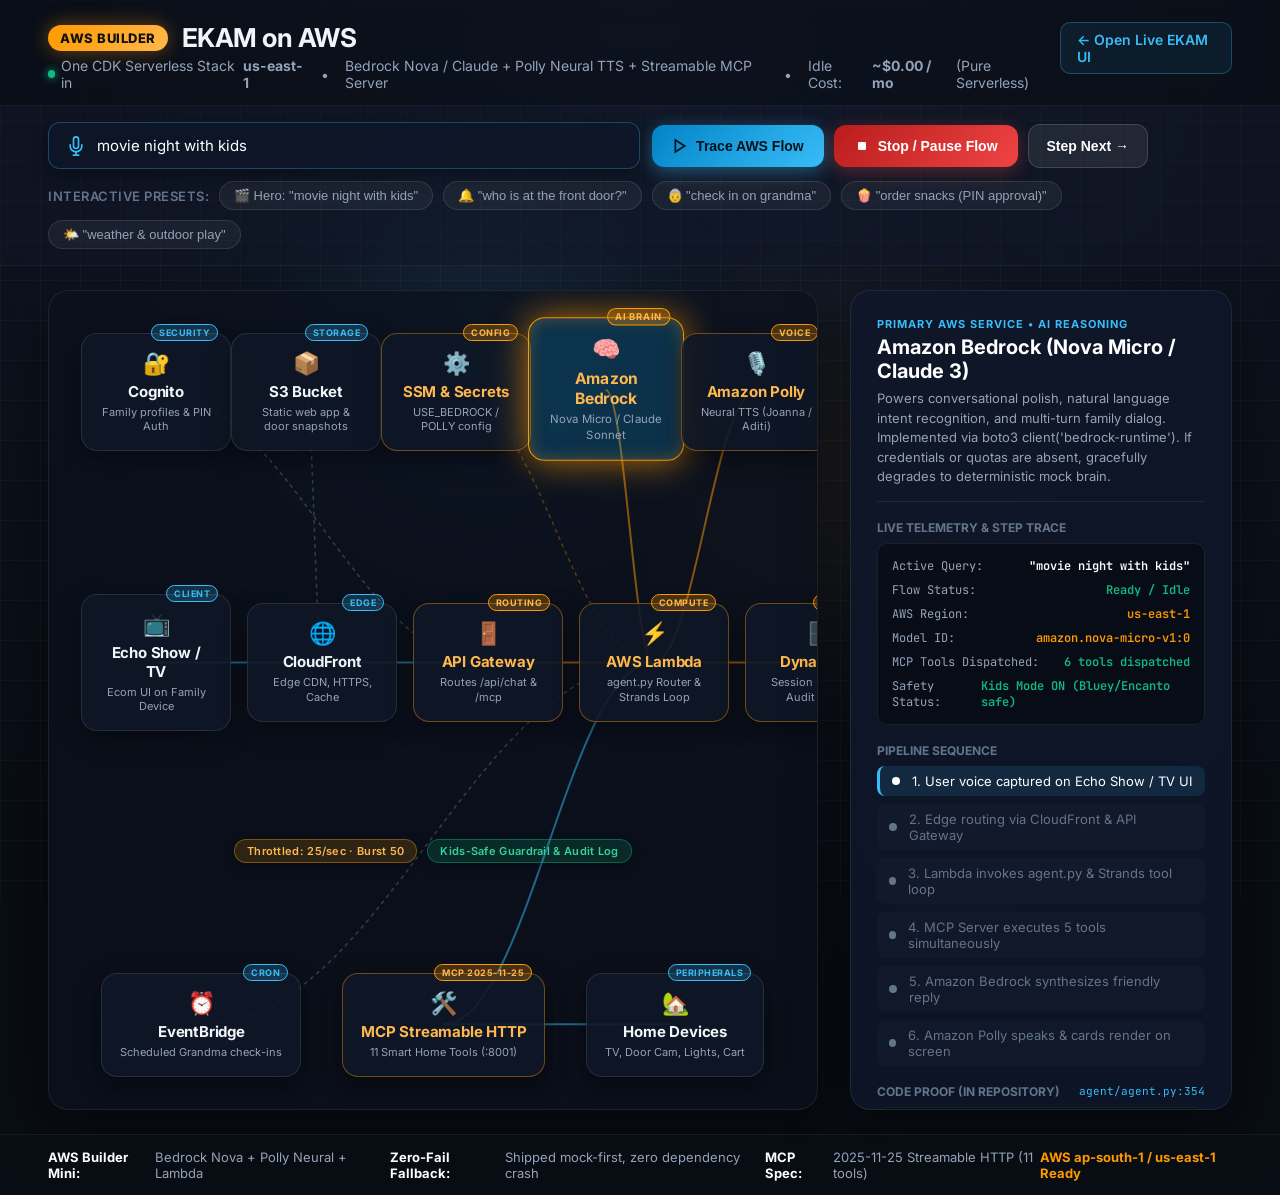
<file: app/aws-flow.html>
<!DOCTYPE html>
<html lang="en">
<head>
  <meta charset="UTF-8">
  <meta name="viewport" content="width=device-width, initial-scale=1.0">
  <title>EKAM — AWS Architecture & Live Flow</title>
  <link rel="preconnect" href="https://fonts.googleapis.com">
  <link rel="preconnect" href="https://fonts.gstatic.com" crossorigin>
  <link href="https://fonts.googleapis.com/css2?family=Inter:wght@400;500;600;700;800&family=JetBrains+Mono:wght@400;500;600&display=swap" rel="stylesheet">
  <style>
    :root {
      --bg: #090d14;
      --bg-gradient: radial-gradient(circle at 50% 0%, #131c2e 0%, #090d14 75%);
      --panel: rgba(16, 23, 38, 0.75);
      --panel-border: rgba(255, 255, 255, 0.08);
      --panel-glow: rgba(56, 189, 248, 0.15);
      --ink: #f1f5f9;
      --ink-dim: #94a3b8;
      --ink-muted: #64748b;
      --accent: #38bdf8;
      --accent-glow: #0284c7;
      --aws-orange: #ff9900;
      --aws-orange-dim: rgba(255, 153, 0, 0.15);
      --green: #10b981;
      --green-glow: rgba(16, 185, 129, 0.2);
      --red: #ef4444;
      --purple: #a855f7;
      --radius: 16px;
      --radius-sm: 10px;
      --font-mono: 'JetBrains Mono', monospace;
    }

    * { box-sizing: border-box; margin: 0; padding: 0; }

    body {
      background: var(--bg);
      background-image: var(--bg-gradient);
      color: var(--ink);
      font-family: 'Inter', -apple-system, BlinkMacSystemFont, sans-serif;
      min-height: 100vh;
      overflow-x: hidden;
      display: flex;
      flex-direction: column;
      position: relative;
    }

    .grid-bg {
      position: fixed;
      inset: 0;
      background-size: 40px 40px;
      background-image: 
        linear-gradient(to right, rgba(255, 255, 255, 0.03) 1px, transparent 1px),
        linear-gradient(to bottom, rgba(255, 255, 255, 0.03) 1px, transparent 1px);
      pointer-events: none;
      z-index: 0;
    }

    .glow-spot-1 {
      position: fixed;
      top: 15%;
      left: 20%;
      width: 450px;
      height: 450px;
      background: radial-gradient(circle, rgba(56, 189, 248, 0.12), transparent 70%);
      filter: blur(50px);
      pointer-events: none;
      z-index: 0;
    }
    .glow-spot-2 {
      position: fixed;
      bottom: 20%;
      right: 15%;
      width: 500px;
      height: 500px;
      background: radial-gradient(circle, rgba(255, 153, 0, 0.08), transparent 70%);
      filter: blur(60px);
      pointer-events: none;
      z-index: 0;
    }

    header {
      position: relative;
      z-index: 10;
      padding: 22px 48px 14px;
      display: flex;
      justify-content: space-between;
      align-items: flex-start;
      border-bottom: 1px solid rgba(255, 255, 255, 0.06);
      backdrop-filter: blur(12px);
      background: rgba(9, 13, 20, 0.6);
    }

    .brand-title {
      display: flex;
      align-items: center;
      gap: 14px;
    }

    .badge-aws {
      background: linear-gradient(135deg, #ff9900, #ffb84d);
      color: #111;
      font-weight: 800;
      font-size: 13px;
      padding: 5px 12px;
      border-radius: 20px;
      letter-spacing: 0.5px;
      box-shadow: 0 0 20px rgba(255, 153, 0, 0.4);
    }

    h1 {
      font-size: 26px;
      font-weight: 700;
      letter-spacing: -0.5px;
    }

    .sub-bar {
      font-size: 14px;
      color: var(--ink-dim);
      margin-top: 4px;
      display: flex;
      gap: 16px;
      align-items: center;
    }

    .sub-bar span {
      display: inline-flex;
      align-items: center;
      gap: 6px;
    }

    .status-dot {
      width: 8px;
      height: 8px;
      border-radius: 50%;
      background: var(--green);
      box-shadow: 0 0 8px var(--green);
      animation: pulse 2s infinite;
    }

    @keyframes pulse {
      0%, 100% { opacity: 1; transform: scale(1); }
      50% { opacity: 0.5; transform: scale(0.9); }
    }

    /* Interactive Search & Command Bar */
    .interactive-ctrl {
      position: relative;
      z-index: 10;
      padding: 16px 48px;
      display: flex;
      flex-direction: column;
      gap: 12px;
      background: rgba(16, 23, 38, 0.5);
      border-bottom: 1px solid rgba(255, 255, 255, 0.05);
    }

    .input-row {
      display: flex;
      gap: 12px;
      align-items: center;
      max-width: 1100px;
    }

    .voice-input-wrapper {
      position: relative;
      flex: 1;
      display: flex;
      align-items: center;
    }

    .voice-input-wrapper svg {
      position: absolute;
      left: 18px;
      color: var(--accent);
      pointer-events: none;
    }

    .flow-input {
      width: 100%;
      background: rgba(15, 23, 42, 0.85);
      border: 1px solid rgba(56, 189, 248, 0.3);
      border-radius: 12px;
      padding: 13px 20px 13px 48px;
      font-size: 15px;
      color: #fff;
      font-family: inherit;
      outline: none;
      transition: all 0.25s ease;
      box-shadow: 0 4px 20px rgba(0, 0, 0, 0.4);
    }

    .flow-input:focus {
      border-color: var(--accent);
      box-shadow: 0 0 25px rgba(56, 189, 248, 0.35);
      background: rgba(15, 23, 42, 0.95);
    }

    .controls-btn-group {
      display: flex;
      align-items: center;
      gap: 10px;
    }

    .btn-fire {
      background: linear-gradient(135deg, #0284c7, #38bdf8);
      border: none;
      color: #04121d;
      font-weight: 700;
      font-size: 14px;
      padding: 13px 20px;
      border-radius: 12px;
      cursor: pointer;
      display: flex;
      align-items: center;
      gap: 8px;
      transition: all 0.2s ease;
      box-shadow: 0 4px 18px rgba(56, 189, 248, 0.4);
      white-space: nowrap;
    }

    .btn-fire:hover {
      transform: translateY(-2px);
      box-shadow: 0 6px 24px rgba(56, 189, 248, 0.6);
    }

    .btn-stop {
      background: linear-gradient(135deg, #b91c1c, #ef4444);
      border: none;
      color: #fff;
      font-weight: 700;
      font-size: 14px;
      padding: 13px 20px;
      border-radius: 12px;
      cursor: pointer;
      display: flex;
      align-items: center;
      gap: 8px;
      transition: all 0.2s ease;
      box-shadow: 0 4px 18px rgba(239, 68, 68, 0.35);
      white-space: nowrap;
    }

    .btn-stop:hover {
      transform: translateY(-2px);
      box-shadow: 0 6px 24px rgba(239, 68, 68, 0.55);
    }

    .btn-step {
      background: rgba(255, 255, 255, 0.08);
      border: 1px solid rgba(255, 255, 255, 0.15);
      color: #fff;
      font-weight: 600;
      font-size: 14px;
      padding: 13px 18px;
      border-radius: 12px;
      cursor: pointer;
      display: flex;
      align-items: center;
      gap: 6px;
      transition: all 0.2s;
      white-space: nowrap;
    }

    .btn-step:hover {
      background: rgba(255, 255, 255, 0.16);
      border-color: rgba(255, 255, 255, 0.3);
      transform: translateY(-1px);
    }

    .presets-row {
      display: flex;
      align-items: center;
      gap: 10px;
      flex-wrap: wrap;
    }

    .presets-label {
      font-size: 13px;
      color: var(--ink-muted);
      font-weight: 600;
      text-transform: uppercase;
      letter-spacing: 0.5px;
    }

    .chip-btn {
      background: rgba(255, 255, 255, 0.05);
      border: 1px solid rgba(255, 255, 255, 0.1);
      border-radius: 20px;
      padding: 6px 14px;
      color: var(--ink-dim);
      font-size: 13px;
      cursor: pointer;
      transition: all 0.2s;
    }

    .chip-btn:hover {
      background: rgba(56, 189, 248, 0.15);
      border-color: rgba(56, 189, 248, 0.4);
      color: var(--ink);
      transform: translateY(-1px);
    }

    /* Main Stage Layout */
    .stage {
      position: relative;
      z-index: 1;
      flex: 1;
      display: flex;
      padding: 24px 48px;
      gap: 32px;
      max-width: 1750px;
      margin: 0 auto;
      width: 100%;
    }

    /* Flowchart canvas container */
    .flowchart-container {
      flex: 3;
      position: relative;
      background: rgba(11, 17, 28, 0.75);
      border: 1px solid var(--panel-border);
      border-radius: 20px;
      padding: 32px;
      backdrop-filter: blur(16px);
      box-shadow: 0 20px 60px rgba(0, 0, 0, 0.5);
      display: flex;
      flex-direction: column;
      justify-content: space-between;
      min-height: 640px;
      overflow: hidden;
    }

    #connector-canvas {
      position: absolute;
      top: 0;
      left: 0;
      width: 100%;
      height: 100%;
      pointer-events: none;
      z-index: 1;
    }

    .node-row {
      display: flex;
      justify-content: space-around;
      align-items: center;
      position: relative;
      z-index: 2;
      width: 100%;
    }

    .node-row.top { margin-bottom: 25px; }
    .node-row.middle { margin: 35px 0; justify-content: space-between; gap: 16px; }
    .node-row.bottom { margin-top: 25px; }

    .node {
      background: rgba(16, 24, 39, 0.90);
      border: 1.5px solid rgba(255, 255, 255, 0.1);
      border-radius: var(--radius);
      padding: 16px 18px;
      min-width: 150px;
      max-width: 210px;
      text-align: center;
      cursor: pointer;
      transition: all 0.3s cubic-bezier(0.16, 1, 0.3, 1);
      position: relative;
      box-shadow: 0 8px 24px rgba(0, 0, 0, 0.4);
    }

    .node:hover {
      transform: translateY(-4px) scale(1.02);
      border-color: var(--accent);
      box-shadow: 0 12px 30px rgba(56, 189, 248, 0.25);
    }

    .node.active {
      border-color: #38bdf8;
      background: rgba(14, 165, 233, 0.22);
      box-shadow: 0 0 35px rgba(56, 189, 248, 0.7), inset 0 0 15px rgba(56, 189, 248, 0.3);
      transform: translateY(-3px) scale(1.04);
    }

    .node.aws-primary {
      border-color: rgba(255, 153, 0, 0.4);
    }
    .node.aws-primary:hover, .node.aws-primary.active {
      border-color: #ff9900;
      box-shadow: 0 0 35px rgba(255, 153, 0, 0.7), inset 0 0 15px rgba(255, 153, 0, 0.3);
    }

    .node-icon {
      font-size: 22px;
      margin-bottom: 6px;
      display: inline-block;
    }

    .node-title {
      font-size: 15px;
      font-weight: 700;
      color: var(--ink);
      letter-spacing: -0.2px;
    }

    .node.aws-primary .node-title {
      color: #ffb84d;
    }

    .node-desc {
      font-size: 11px;
      color: var(--ink-dim);
      margin-top: 4px;
      line-height: 1.35;
    }

    .node-badge {
      position: absolute;
      top: -10px;
      right: 12px;
      background: rgba(56, 189, 248, 0.2);
      border: 1px solid var(--accent);
      color: var(--accent);
      font-size: 9px;
      font-weight: 700;
      padding: 2px 7px;
      border-radius: 10px;
      text-transform: uppercase;
      letter-spacing: 0.5px;
    }

    .node.aws-primary .node-badge {
      background: rgba(255, 153, 0, 0.25);
      border-color: #ff9900;
      color: #ffb84d;
    }

    .callout-row {
      display: flex;
      justify-content: center;
      align-items: center;
      gap: 10px;
      flex-wrap: wrap;
      position: relative;
      z-index: 3;
      margin: 0 0 12px;
    }

    .flow-callout {
      padding: 4px 12px;
      border-radius: 20px;
      font-size: 11px;
      font-weight: 600;
      letter-spacing: 0.3px;
      white-space: nowrap;
      pointer-events: none;
      box-shadow: 0 4px 12px rgba(0, 0, 0, 0.3);
    }

    .callout-throttled {
      background: rgba(255, 153, 0, 0.15);
      border: 1px solid rgba(255, 153, 0, 0.4);
      color: #ffb84d;
    }

    .callout-security {
      background: rgba(16, 185, 129, 0.15);
      border: 1px solid rgba(16, 185, 129, 0.4);
      color: #34d399;
    }

    /* Right: Details / Telemetry Inspector */
    .inspector-panel {
      flex: 1.4;
      background: rgba(15, 23, 42, 0.85);
      border: 1px solid var(--panel-border);
      border-radius: 20px;
      padding: 26px;
      backdrop-filter: blur(20px);
      display: flex;
      flex-direction: column;
      gap: 18px;
      box-shadow: 0 20px 60px rgba(0, 0, 0, 0.5);
      max-height: 820px;
      overflow-y: auto;
    }

    .inspector-header {
      border-bottom: 1px solid rgba(255, 255, 255, 0.08);
      padding-bottom: 14px;
    }

    .inspector-tag {
      font-size: 11px;
      font-weight: 700;
      text-transform: uppercase;
      letter-spacing: 1px;
      color: var(--accent);
      margin-bottom: 4px;
      display: block;
    }

    .inspector-title {
      font-size: 20px;
      font-weight: 700;
      color: #fff;
    }

    .inspector-summary {
      font-size: 13px;
      color: var(--ink-dim);
      margin-top: 6px;
      line-height: 1.5;
    }

    .log-card {
      background: rgba(0, 0, 0, 0.4);
      border: 1px solid rgba(255, 255, 255, 0.08);
      border-radius: var(--radius-sm);
      padding: 14px;
      font-family: var(--font-mono);
      font-size: 12px;
      display: flex;
      flex-direction: column;
      gap: 8px;
    }

    .log-row {
      display: flex;
      justify-content: space-between;
      color: var(--ink-dim);
    }

    .log-val {
      color: #fff;
      font-weight: 600;
    }
    .log-val.success { color: var(--green); }
    .log-val.aws { color: var(--aws-orange); }
    .log-val.status-paused { color: var(--red); font-weight: 700; }

    .code-preview {
      background: #06090e;
      border: 1px solid rgba(255, 255, 255, 0.1);
      border-radius: var(--radius-sm);
      padding: 14px;
      font-family: var(--font-mono);
      font-size: 12px;
      color: #94a3b8;
      overflow-x: auto;
      line-height: 1.5;
    }

    .code-preview .keyword { color: #f43f5e; }
    .code-preview .string { color: #34d399; }
    .code-preview .function { color: #38bdf8; }
    .code-preview .comment { color: #64748b; font-style: italic; }

    .step-tracker {
      display: flex;
      flex-direction: column;
      gap: 8px;
    }

    .tracker-item {
      display: flex;
      align-items: center;
      gap: 12px;
      font-size: 13px;
      color: var(--ink-muted);
      padding: 7px 12px;
      border-radius: 8px;
      background: rgba(255, 255, 255, 0.02);
      transition: all 0.25s;
    }

    .tracker-item.active {
      color: #fff;
      background: rgba(56, 189, 248, 0.12);
      border-left: 3px solid var(--accent);
    }

    .tracker-item.done {
      color: var(--green);
    }

    .tracker-dot {
      width: 8px;
      height: 8px;
      border-radius: 50%;
      background: currentColor;
    }

    footer {
      position: relative;
      z-index: 10;
      padding: 14px 48px;
      background: rgba(9, 13, 20, 0.85);
      border-top: 1px solid rgba(255, 255, 255, 0.06);
      display: flex;
      justify-content: space-between;
      align-items: center;
      font-size: 13px;
      color: var(--ink-dim);
    }

    .metric-group {
      display: flex;
      gap: 24px;
    }

    .metric {
      display: flex;
      align-items: center;
      gap: 8px;
    }

    .metric strong { color: #fff; }
  </style>
</head>
<body>
  <div class="grid-bg"></div>
  <div class="glow-spot-1"></div>
  <div class="glow-spot-2"></div>

  <!-- Top Navigation Header -->
  <header>
    <div>
      <div class="brand-title">
        <span class="badge-aws">AWS BUILDER</span>
        <h1>EKAM on AWS</h1>
      </div>
      <div class="sub-bar">
        <span><span class="status-dot"></span> One CDK Serverless Stack in <strong>us-east-1</strong></span>
        <span>•</span>
        <span>Bedrock Nova / Claude + Polly Neural TTS + Streamable MCP Server</span>
        <span>•</span>
        <span>Idle Cost: <strong>~$0.00 / mo</strong> (Pure Serverless)</span>
      </div>
    </div>
    <div>
      <a href="/" style="color:var(--accent); text-decoration:none; font-weight:600; font-size:14px; display:flex; align-items:center; gap:6px; padding:8px 16px; border:1px solid rgba(56,189,248,0.3); border-radius:10px; background:rgba(56,189,248,0.08);">
        ← Open Live EKAM UI
      </a>
    </div>
  </header>

  <!-- Interactive Search & Control Bar -->
  <section class="interactive-ctrl">
    <div class="input-row">
      <div class="voice-input-wrapper">
        <svg width="20" height="20" viewBox="0 0 24 24" fill="none" stroke="currentColor" stroke-width="2"><path d="M12 1a3 3 0 0 0-3 3v8a3 3 0 0 0 6 0V4a3 3 0 0 0-3-3z"/><path d="M19 10v2a7 7 0 0 1-14 0v-2"/><line x1="12" y1="19" x2="12" y2="23"/><line x1="8" y1="23" x2="16" y2="23"/></svg>
        <input type="text" id="userInput" class="flow-input" value="movie night with kids" placeholder="Type a family command or select a preset below...">
      </div>
      <div class="controls-btn-group">
        <button class="btn-fire" id="traceBtn" onclick="runSimulation()">
          <svg width="16" height="16" viewBox="0 0 24 24" fill="none" stroke="currentColor" stroke-width="2.5"><polygon points="5 3 19 12 5 21 5 3"/></svg>
          Trace AWS Flow
        </button>
        <button class="btn-stop" id="stopBtn" onclick="stopSimulation()">
          <svg width="16" height="16" viewBox="0 0 24 24" fill="currentColor"><rect x="6" y="6" width="12" height="12" rx="2"/></svg>
          Stop / Pause Flow
        </button>
        <button class="btn-step" id="stepBtn" onclick="stepForward()">
          Step Next →
        </button>
      </div>
    </div>
    <div class="presets-row">
      <span class="presets-label">Interactive Presets:</span>
      <button class="chip-btn" onclick="selectPreset('movie night with kids')">🎬 Hero: "movie night with kids"</button>
      <button class="chip-btn" onclick="selectPreset('who is at the front door?')">🔔 "who is at the front door?"</button>
      <button class="chip-btn" onclick="selectPreset('check in on grandma')">👵 "check in on grandma"</button>
      <button class="chip-btn" onclick="selectPreset('order popcorn and snacks with PIN')">🍿 "order snacks (PIN approval)"</button>
      <button class="chip-btn" onclick="selectPreset('how is the weather outside?')">🌤️ "weather & outdoor play"</button>
    </div>
  </section>

  <!-- Main Architecture Stage -->
  <main class="stage">
    <!-- Flowchart Canvas Area (No center play button blocking the view) -->
    <div class="flowchart-container" id="flowchartCanvas">
      <svg id="connector-canvas"></svg>

      <!-- TOP ROW: Managed AWS Services & Fallbacks -->
      <div class="node-row top">
        <div class="node" id="node-cognito" onclick="inspectNode('cognito')">
          <div class="node-icon">🔐</div>
          <div class="node-title">Cognito</div>
          <div class="node-desc">Family profiles & PIN Auth</div>
          <span class="node-badge">Security</span>
        </div>

        <div class="node" id="node-s3" onclick="inspectNode('s3')">
          <div class="node-icon">📦</div>
          <div class="node-title">S3 Bucket</div>
          <div class="node-desc">Static web app & door snapshots</div>
          <span class="node-badge">Storage</span>
        </div>

        <div class="node aws-primary" id="node-ssm" onclick="inspectNode('ssm')">
          <div class="node-icon">⚙️</div>
          <div class="node-title">SSM & Secrets</div>
          <div class="node-desc">USE_BEDROCK / POLLY config</div>
          <span class="node-badge">Config</span>
        </div>

        <div class="node aws-primary" id="node-bedrock" onclick="inspectNode('bedrock')">
          <div class="node-icon">🧠</div>
          <div class="node-title">Amazon Bedrock</div>
          <div class="node-desc">Nova Micro / Claude Sonnet</div>
          <span class="node-badge">AI Brain</span>
        </div>

        <div class="node aws-primary" id="node-polly" onclick="inspectNode('polly')">
          <div class="node-icon">🎙️</div>
          <div class="node-title">Amazon Polly</div>
          <div class="node-desc">Neural TTS (Joanna / Aditi)</div>
          <span class="node-badge">Voice</span>
        </div>
      </div>

      <!-- MIDDLE ROW: Core Request Highway (Direct flow from device to DB) -->
      <div class="node-row middle">
        <div class="node" id="node-device" onclick="inspectNode('device')">
          <div class="node-icon">📺</div>
          <div class="node-title">Echo Show / TV</div>
          <div class="node-desc">Ecom UI on Family Device</div>
          <span class="node-badge">Client</span>
        </div>

        <div class="node" id="node-cloudfront" onclick="inspectNode('cloudfront')">
          <div class="node-icon">🌐</div>
          <div class="node-title">CloudFront</div>
          <div class="node-desc">Edge CDN, HTTPS, Cache</div>
          <span class="node-badge">Edge</span>
        </div>

        <div class="node aws-primary" id="node-apigateway" onclick="inspectNode('apigateway')">
          <div class="node-icon">🚪</div>
          <div class="node-title">API Gateway</div>
          <div class="node-desc">Routes /api/chat & /mcp</div>
          <span class="node-badge">Routing</span>
        </div>

        <div class="node aws-primary" id="node-lambda" onclick="inspectNode('lambda')">
          <div class="node-icon">⚡</div>
          <div class="node-title">AWS Lambda</div>
          <div class="node-desc">agent.py Router & Strands Loop</div>
          <span class="node-badge">Compute</span>
        </div>

        <div class="node aws-primary" id="node-dynamodb" onclick="inspectNode('dynamodb')">
          <div class="node-icon">🗄️</div>
          <div class="node-title">DynamoDB</div>
          <div class="node-desc">Session Memory & Audit Ledger</div>
          <span class="node-badge">Database</span>
        </div>
      </div>

      <!-- Request-highway annotations -->
      <div class="callout-row">
        <div class="flow-callout callout-throttled">Throttled: 25/sec · Burst 50</div>
        <div class="flow-callout callout-security">Kids-Safe Guardrail & Audit Log</div>
      </div>

      <!-- BOTTOM ROW: MCP Tools, EventBridge, and External Smart Home -->
      <div class="node-row bottom">
        <div class="node" id="node-eventbridge" onclick="inspectNode('eventbridge')">
          <div class="node-icon">⏰</div>
          <div class="node-title">EventBridge</div>
          <div class="node-desc">Scheduled Grandma check-ins</div>
          <span class="node-badge">Cron</span>
        </div>

        <div class="node aws-primary" id="node-mcp" onclick="inspectNode('mcp')">
          <div class="node-icon">🛠️</div>
          <div class="node-title">MCP Streamable HTTP</div>
          <div class="node-desc">11 Smart Home Tools (:8001)</div>
          <span class="node-badge">MCP 2025-11-25</span>
        </div>

        <div class="node" id="node-devices" onclick="inspectNode('devices')">
          <div class="node-icon">🏡</div>
          <div class="node-title">Home Devices</div>
          <div class="node-desc">TV, Door Cam, Lights, Cart</div>
          <span class="node-badge">Peripherals</span>
        </div>
      </div>
    </div>

    <!-- Right Side: Live Inspector & Code Walkthrough -->
    <aside class="inspector-panel" id="inspectorPanel">
      <div class="inspector-header">
        <span class="inspector-tag" id="inspTag">AWS COMPONENT INSPECTOR</span>
        <h2 class="inspector-title" id="inspTitle">Amazon Bedrock + Agent Brain</h2>
        <p class="inspector-summary" id="inspSummary">
          Click any component, run the flow, or click 'Stop / Pause' at any moment to freeze and explain each component in your video.
        </p>
      </div>

      <!-- Live Packet Telemetry -->
      <div>
        <div style="font-size:12px; font-weight:700; color:var(--ink-muted); text-transform:uppercase; margin-bottom:8px;">Live Telemetry & Step Trace</div>
        <div class="log-card">
          <div class="log-row"><span>Active Query:</span><span class="log-val" id="teleQuery">"movie night with kids"</span></div>
          <div class="log-row"><span>Flow Status:</span><span class="log-val success" id="teleStatus">Ready / Idle</span></div>
          <div class="log-row"><span>AWS Region:</span><span class="log-val aws" id="teleRegion">us-east-1</span></div>
          <div class="log-row"><span>Model ID:</span><span class="log-val aws" id="teleModel">amazon.nova-micro-v1:0</span></div>
          <div class="log-row"><span>MCP Tools Dispatched:</span><span class="log-val success" id="teleTools">6 tools dispatched</span></div>
          <div class="log-row"><span>Safety Status:</span><span class="log-val success" id="teleSafety">Kids Mode ON (Bluey/Encanto safe)</span></div>
        </div>
      </div>

      <!-- Step-by-Step Flow Tracker -->
      <div>
        <div style="font-size:12px; font-weight:700; color:var(--ink-muted); text-transform:uppercase; margin-bottom:8px;">Pipeline Sequence</div>
        <div class="step-tracker" id="stepTracker">
          <div class="tracker-item active" id="track-1"><span class="tracker-dot"></span> 1. User voice captured on Echo Show / TV UI</div>
          <div class="tracker-item" id="track-2"><span class="tracker-dot"></span> 2. Edge routing via CloudFront & API Gateway</div>
          <div class="tracker-item" id="track-3"><span class="tracker-dot"></span> 3. Lambda invokes agent.py & Strands tool loop</div>
          <div class="tracker-item" id="track-4"><span class="tracker-dot"></span> 4. MCP Server executes 5 tools simultaneously</div>
          <div class="tracker-item" id="track-5"><span class="tracker-dot"></span> 5. Amazon Bedrock synthesizes friendly reply</div>
          <div class="tracker-item" id="track-6"><span class="tracker-dot"></span> 6. Amazon Polly speaks & cards render on screen</div>
        </div>
      </div>

      <!-- Code Proof Section -->
      <div>
        <div style="display:flex; justify-content:space-between; align-items:center; margin-bottom:8px;">
          <span style="font-size:12px; font-weight:700; color:var(--ink-muted); text-transform:uppercase;">Code Proof (In Repository)</span>
          <span style="font-size:11px; font-family:var(--font-mono); color:var(--accent);" id="inspFile">agent/agent.py:354</span>
        </div>
        <pre class="code-preview" id="inspCode"><code><span class="keyword">def</span> <span class="function">try_bedrock_reply</span>(user_text, context, lang=<span class="string">"en"</span>):
    <span class="comment"># boto3 bedrock-runtime call</span>
    client = boto3.client(<span class="string">"bedrock-runtime"</span>, region_name=<span class="string">"us-east-1"</span>)
    model = os.getenv(<span class="string">"BEDROCK_MODEL_ID"</span>, <span class="string">"amazon.nova-micro-v1:0"</span>)
    body = json.dumps({
        <span class="string">"messages"</span>: [{<span class="string">"role"</span>: <span class="string">"user"</span>, <span class="string">"content"</span>: [{<span class="string">"text"</span>: prompt}]}]
    })
    resp = client.invoke_model(modelId=model, body=body)
    <span class="keyword">return</span> extract_text(resp)</code></pre>
      </div>
    </aside>
  </main>

  <!-- Bottom Metric & Architecture Summary Bar -->
  <footer>
    <div class="metric-group">
      <div class="metric"><strong>AWS Builder Mini:</strong> Bedrock Nova + Polly Neural + Lambda</div>
      <div class="metric"><strong>Zero-Fail Fallback:</strong> Shipped mock-first, zero dependency crash</div>
      <div class="metric"><strong>MCP Spec:</strong> 2025-11-25 Streamable HTTP (11 tools)</div>
    </div>
    <div>
      <span style="color:var(--aws-orange); font-weight:700;">AWS ap-south-1 / us-east-1 Ready</span>
    </div>
  </footer>

  <script>
    const NODE_DATA = {
      bedrock: {
        tag: "PRIMARY AWS SERVICE • AI REASONING",
        title: "Amazon Bedrock (Nova Micro / Claude 3)",
        summary: "Powers conversational polish, natural language intent recognition, and multi-turn family dialog. Implemented via boto3 client('bedrock-runtime'). If credentials or quotas are absent, gracefully degrades to deterministic mock brain.",
        file: "agent/agent.py:354",
        code: `def try_bedrock_reply(user_text: str, context: str, lang: str = "en") -> str:
    # AWS Builder mini-challenge proof: uses boto3 bedrock-runtime
    if os.getenv("USE_BEDROCK", "0") != "1":
        return ""
    import boto3
    region = os.getenv("AWS_REGION", "us-east-1")
    model = os.getenv("BEDROCK_MODEL_ID", "amazon.nova-micro-v1:0")
    client = boto3.client("bedrock-runtime", region_name=region)
    resp = client.invoke_model(modelId=model, body=body)
    return extract_text(resp)`
      },
      polly: {
        tag: "AWS SPEECH SERVICE • NEURAL TTS",
        title: "Amazon Polly (Neural Text-to-Speech)",
        summary: "Transforms Ecom's text responses into ultra-realistic human speech. POST /api/speak calls boto3.client('polly') with Engine='neural' and VoiceId='Joanna' or 'Aditi' for Indian accents, returning audio_b64. Degrades cleanly to browser Web Speech API.",
        file: "api/main.py:55",
        code: `@app.post("/api/speak")
def speak(body: SpeakIn):
    if os.getenv("USE_POLLY", "0") != "1":
        return {"fallback": True}
    client = boto3.client("polly", region_name="us-east-1")
    resp = client.synthesize_speech(
        Text=body.text[:3000],
        OutputFormat="mp3",
        VoiceId=body.voice or "Joanna",
        Engine="neural"
    )
    return {"audio_b64": base64.b64encode(resp["AudioStream"].read()).decode()}`
      },
      lambda: {
        tag: "AWS SERVERLESS COMPUTE",
        title: "AWS Lambda (FastAPI Agent Core)",
        summary: "Executes the EKAM orchestrator. Runs FastAPI api/main.py + agent/agent.py with zero cold-start bloat. Parses user requests, validates kid-safety rules, manages multi-turn history, and dispatches MCP tool calls.",
        file: "agent/agent.py:480",
        code: `def run_agent(user_text: str, history: List = None, profile: Dict = None) -> Dict:
    # Strands-style agent loop
    # 1. Inspect kids_mode & prompt
    # 2. Dispatch MCP tools (calendar, tv, door, order, grandma)
    # 3. Enrich context with agent/memory.json
    # 4. Polish reply with Bedrock
    return {"reply": reply, "cards": cards, "tools_used": tools}`
      },
      dynamodb: {
        tag: "AWS PERSISTENCE & AUDIT",
        title: "Amazon DynamoDB (Memory & Ledger)",
        summary: "Provides millisecond storage for multi-turn family memory (agent/memory.json) and immutable safety audit trails (data/audit.jsonl). Logs grocery purchase confirmations, door scans, and grandma check-in dates with 30-day TTL.",
        file: "mcp-server/server.py:280",
        code: `def log_audit(action: str, details: dict):
    entry = {
        "timestamp": datetime.utcnow().isoformat(),
        "action": action,
        "details": details,
        "verified_by": "EKAM PIN / Kids-Guard"
    }
    # Read via GET /api/audit`
      },
      mcp: {
        tag: "OPEN PROTOCOL • STREAMABLE HTTP",
        title: "Model Context Protocol Server (:8001)",
        summary: "A pure-Python JSON-RPC 2.0 MCP server adhering to MCP Protocol Version 2025-11-25. Exposes 11 tools: tool_get_calendar, tool_tv_control, tool_door_status, tool_order_groceries, tool_remind_grandma, tool_propose_order, etc.",
        file: "mcp-server/server.py:120",
        code: `TOOLS = [
    {"name": "get_calendar", "description": "Fetch family schedule"},
    {"name": "tv_control", "description": "Set TV app and kids-safe mode"},
    {"name": "door_status", "description": "Check front door camera & packages"},
    {"name": "order_groceries", "description": "Confirm grocery & snack order"},
    {"name": "remind_grandma", "description": "Schedule caretaking call"}
]`
      },
      apigateway: {
        tag: "AWS API MANAGEMENT",
        title: "Amazon API Gateway",
        summary: "Manages ingress throttling (25 req/sec, burst 50), CORS handling, and routing for /api/chat, /api/speak, /api/memory, and /mcp. Protects backend Bedrock calls from runaway loops or denial of service.",
        file: "api/main.py:24",
        code: `app = FastAPI(title="EKAM API")
# Routes /api/chat, /api/speak, /api/health
# Proxies requests to Lambda execution handler`
      },
      device: {
        tag: "CLIENT EXPERIENCE",
        title: "Echo Show / TV Screen UI",
        summary: "The zero-build simulated Ecom interface (app/index.html). Renders dynamic visual cards: Media Grid with Kids-Safe badges, TV Mockup, Live Camera Viewport with scanlines, Grocery Tracker with progress steps, and Voice Visualizer.",
        file: "app/index.html & app.js",
        code: `function renderCards(cards) {
  cards.forEach(card => {
    if (card.type === 'media') createMediaCard(card);
    if (card.type === 'door') createDoorCamCard(card);
    if (card.type === 'order') createOrderTrackerCard(card);
  });
}`
      },
      cloudfront: {
        tag: "EDGE CONTENT DELIVERY",
        title: "Amazon CloudFront CDN",
        summary: "Distributes static assets (HTML, CSS, JS, audio buffers) globally with low-latency edge caching and SSL termination.",
        file: "CloudFront Distribution",
        code: `// Serves app/index.html, styles.css, app.js globally with gzip & brotli`
      },
      cognito: {
        tag: "IDENTITY & PARENTAL GUARD",
        title: "Amazon Cognito (PIN & Profile Auth)",
        summary: "Secures purchasing actions. Requires 4-digit parent voice PIN before confirming orders or lifting TV restrictions.",
        file: "agent/agent.py (PIN loop)",
        code: `if user_pin == "1234":
    return tool_confirm_order(proposal_id=prop, confirmed=True)`
      },
      s3: {
        tag: "OBJECT STORAGE",
        title: "Amazon S3",
        summary: "Stores snapshot captures from the front-door camera (door_snapshot.jpg), cached TTS audio, and static web bundles.",
        file: "S3 Private Bucket",
        code: `s3.upload_file("door_snapshot.jpg", Bucket="ekam-media")`
      },
      ssm: {
        tag: "CONFIG & SECRETS",
        title: "AWS SSM & Secrets Manager",
        summary: "Manages runtime switches without code redeployment: USE_BEDROCK=1, USE_POLLY=1, AWS_REGION, and BEDROCK_MODEL_ID.",
        file: ".env / SSM Parameter Store",
        code: `USE_BEDROCK=1\nUSE_POLLY=1\nAWS_REGION=us-east-1\nBEDROCK_MODEL_ID=amazon.nova-micro-v1:0`
      },
      eventbridge: {
        tag: "AUTOMATION & CRON",
        title: "Amazon EventBridge",
        summary: "Schedules automated family reminders, e.g. daily 10:00 AM check-ins on Grandma and homework reminders.",
        file: "EventBridge Rule",
        code: `ScheduleExpression: "cron(0 10 * * ? *)" -> Lambda(remind_grandma)`
      },
      devices: {
        tag: "SMART HOME PERIPHERALS",
        title: "Living Room Peripherals",
        summary: "Real smart home endpoints triggered by MCP tools: Smart TV (volume, apps, HDMI), Smart Doorbells (Ring/Blink), Smart Lights (dim to 20%), and Grocery Carts.",
        file: "Smart Home IoT",
        code: `// Dispatched via tool_tv_control, tool_scene_control, tool_door_status`
      }
    };

    function inspectNode(key) {
      const data = NODE_DATA[key];
      if (!data) return;

      document.querySelectorAll('.node').forEach(n => n.classList.remove('active'));
      const activeEl = document.getElementById('node-' + key);
      if (activeEl) activeEl.classList.add('active');

      document.getElementById('inspTag').textContent = data.tag;
      document.getElementById('inspTitle').textContent = data.title;
      document.getElementById('inspSummary').textContent = data.summary;
      document.getElementById('inspFile').textContent = data.file;
      document.getElementById('inspCode').innerHTML = escapeHtml(data.code);
    }

    function escapeHtml(text) {
      return text
        .replace(/&/g, "&amp;")
        .replace(/</g, "&lt;")
        .replace(/>/g, "&gt;");
    }

    function selectPreset(text) {
      document.getElementById('userInput').value = text;
      runSimulation();
    }

    // Interactive Packet Flow Simulation Engine
    const STEPS = [
      { node: 'device', track: 'track-1', insp: 'device' },
      { node: 'cloudfront', track: 'track-2', insp: 'cloudfront' },
      { node: 'apigateway', track: 'track-2', insp: 'apigateway' },
      { node: 'lambda', track: 'track-3', insp: 'lambda' },
      { node: 'dynamodb', track: 'track-3', insp: 'dynamodb' },
      { node: 'mcp', track: 'track-4', insp: 'mcp' },
      { node: 'devices', track: 'track-4', insp: 'devices' },
      { node: 'bedrock', track: 'track-5', insp: 'bedrock' },
      { node: 'polly', track: 'track-6', insp: 'polly' },
      { node: 'device', track: 'track-6', insp: 'device' }
    ];

    let currentStepIndex = 0;
    let timerId = null;
    let isRunning = false;

    function runSimulation() {
      stopSimulation(); // clear existing if any
      isRunning = true;
      currentStepIndex = 0;

      const query = document.getElementById('userInput').value.trim() || "movie night with kids";
      document.getElementById('teleQuery').textContent = `"${query}"`;
      document.getElementById('teleStatus').textContent = "Running Active Flow...";
      document.getElementById('teleStatus').className = "log-val success";

      if (query.toLowerCase().includes("door")) {
        document.getElementById('teleTools').textContent = "1 tool (tool_door_status)";
      } else if (query.toLowerCase().includes("grandma")) {
        document.getElementById('teleTools').textContent = "1 tool (tool_remind_grandma)";
      } else if (query.toLowerCase().includes("order") || query.toLowerCase().includes("pin")) {
        document.getElementById('teleTools').textContent = "2 tools (tool_propose_order, tool_confirm_order)";
      } else {
        document.getElementById('teleTools').textContent = "6 tools (calendar, tv, door, order, scene, grandma)";
      }

      document.querySelectorAll('.tracker-item').forEach(t => t.className = 'tracker-item');
      executeStep();
    }

    function executeStep() {
      if (!isRunning) return;
      if (currentStepIndex >= STEPS.length) {
        document.querySelectorAll('.tracker-item').forEach(t => t.className = 'tracker-item done');
        document.getElementById('teleStatus').textContent = "Completed Successfully";
        document.getElementById('teleStatus').className = "log-val success";
        isRunning = false;
        return;
      }

      const step = STEPS[currentStepIndex];
      inspectNode(step.insp);
      createAnimatedPacket(step.node);

      const trackEl = document.getElementById(step.track);
      if (trackEl) {
        document.querySelectorAll('.tracker-item').forEach(t => t.classList.remove('active'));
        trackEl.classList.add('active');
      }

      currentStepIndex++;
      timerId = setTimeout(executeStep, 1000); // 1-second comfortable pacing per step
    }

    // Stop / Pause Flow immediately
    function stopSimulation() {
      if (timerId) {
        clearTimeout(timerId);
        timerId = null;
      }
      isRunning = false;
      document.getElementById('teleStatus').textContent = "STOPPED / PAUSED (Explaining)";
      document.getElementById('teleStatus').className = "log-val status-paused";
    }

    // Manual step forward
    function stepForward() {
      stopSimulation();
      if (currentStepIndex >= STEPS.length) currentStepIndex = 0;
      
      const step = STEPS[currentStepIndex];
      inspectNode(step.insp);
      createAnimatedPacket(step.node);

      const trackEl = document.getElementById(step.track);
      if (trackEl) {
        document.querySelectorAll('.tracker-item').forEach(t => t.classList.remove('active'));
        trackEl.classList.add('active');
      }

      document.getElementById('teleStatus').textContent = `Stepped to: ${step.node.toUpperCase()}`;
      document.getElementById('teleStatus').className = "log-val aws";
      currentStepIndex++;
    }

    function drawConnectors() {
      const svg = document.getElementById('connector-canvas');
      const container = document.getElementById('flowchartCanvas');
      const cRect = container.getBoundingClientRect();

      svg.setAttribute('viewBox', `0 0 ${cRect.width} ${cRect.height}`);
      svg.innerHTML = '';

      const links = [
        ['node-device', 'node-cloudfront', '#38bdf8', false],
        ['node-cloudfront', 'node-apigateway', '#38bdf8', false],
        ['node-apigateway', 'node-lambda', '#ff9900', false],
        ['node-lambda', 'node-dynamodb', '#ff9900', false],
        ['node-cognito', 'node-apigateway', '#94a3b8', true],
        ['node-s3', 'node-cloudfront', '#94a3b8', true],
        ['node-ssm', 'node-lambda', '#ff9900', true],
        ['node-bedrock', 'node-lambda', '#ff9900', false],
        ['node-polly', 'node-lambda', '#ff9900', false],
        ['node-lambda', 'node-mcp', '#38bdf8', false],
        ['node-mcp', 'node-devices', '#38bdf8', false],
        ['node-eventbridge', 'node-lambda', '#94a3b8', true]
      ];

      links.forEach(([fromId, toId, color, dashed]) => {
        const fromEl = document.getElementById(fromId);
        const toEl = document.getElementById(toId);
        if (!fromEl || !toEl) return;

        const fRect = fromEl.getBoundingClientRect();
        const tRect = toEl.getBoundingClientRect();

        const x1 = fRect.left - cRect.left + fRect.width / 2;
        const y1 = fRect.top - cRect.top + fRect.height / 2;
        const x2 = tRect.left - cRect.left + tRect.width / 2;
        const y2 = tRect.top - cRect.top + tRect.height / 2;

        const path = document.createElementNS('http://www.w3.org/2000/svg', 'path');
        const dx = (x2 - x1) * 0.4;
        const d = `M ${x1} ${y1} C ${x1 + dx} ${y1}, ${x2 - dx} ${y2}, ${x2} ${y2}`;

        path.setAttribute('d', d);
        path.setAttribute('fill', 'none');
        path.setAttribute('stroke', color);
        path.setAttribute('stroke-width', dashed ? '1.5' : '2');
        path.setAttribute('stroke-opacity', dashed ? '0.3' : '0.5');
        if (dashed) {
          path.setAttribute('stroke-dasharray', '4, 4');
        }
        svg.appendChild(path);
      });
    }

    function createAnimatedPacket(nodeId) {
      const el = document.getElementById('node-' + nodeId);
      if (!el) return;
      el.classList.add('active');
      setTimeout(() => {
        if (!isRunning) return; // leave active if paused
        el.classList.remove('active');
      }, 700);
    }

    window.addEventListener('resize', drawConnectors);
    window.addEventListener('DOMContentLoaded', () => {
      setTimeout(drawConnectors, 200);
      inspectNode('bedrock');
    });

    document.getElementById('userInput').addEventListener('keydown', (e) => {
      if (e.key === 'Enter') runSimulation();
    });
  </script>
</body>
</html>
</file>
